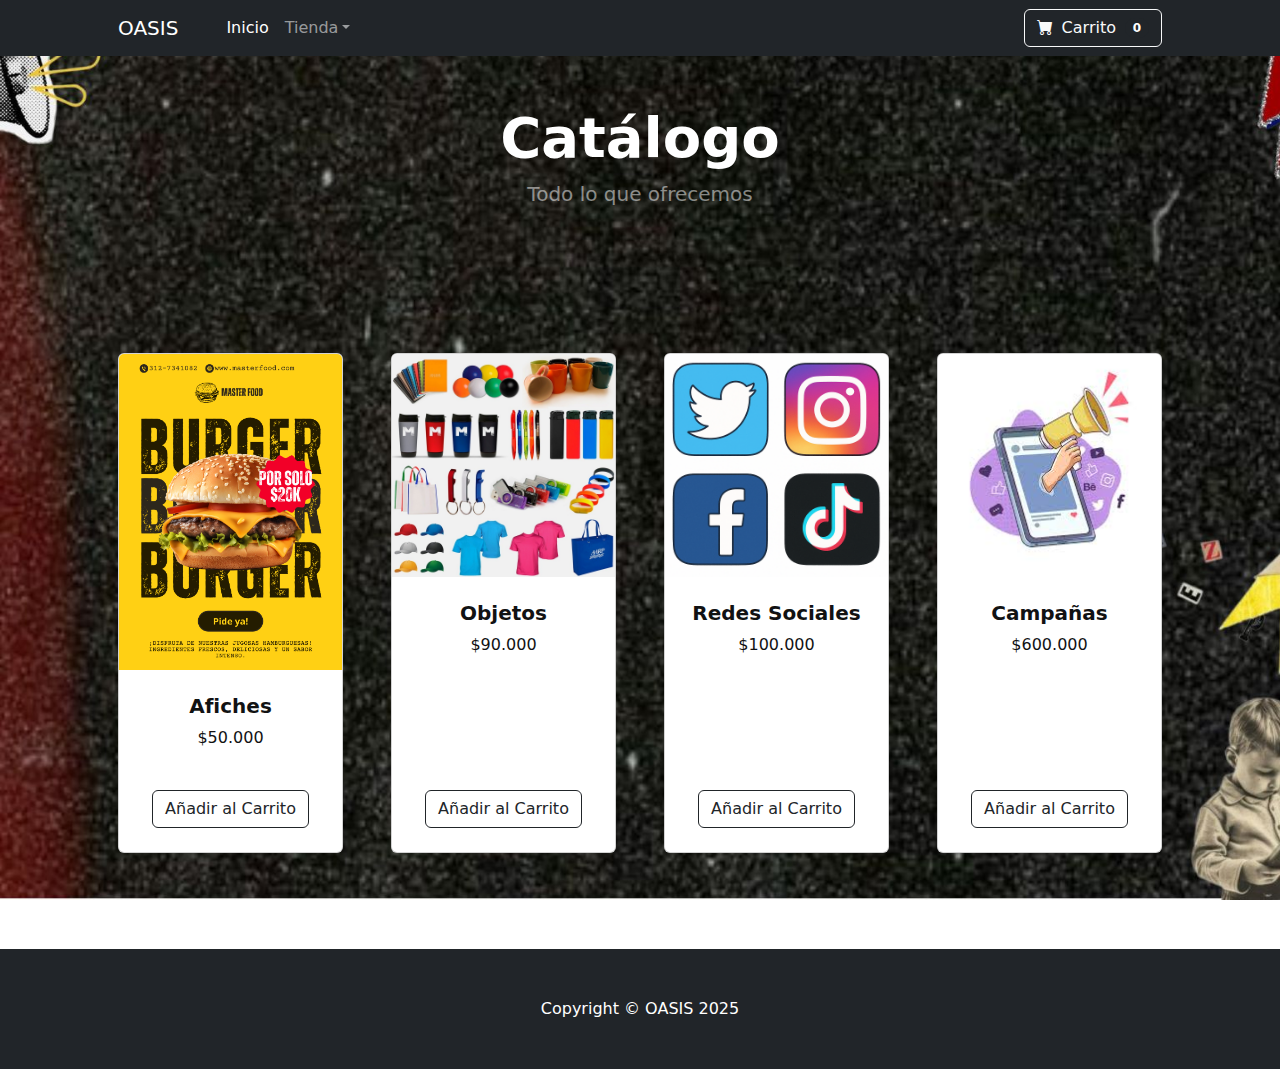
<file: templates/catalogo.html>
<!DOCTYPE html>
<html lang="es">
<head>
  <meta charset="utf-8" />
  <meta name="viewport" content="width=device-width, initial-scale=1, shrink-to-fit=no" />
  <meta name="description" content="" />
  <meta name="author" content="" />
  <title>OASIS</title>

  <!-- Favicon -->
  <link rel="icon" type="image/x-icon" href="/static/img/oasis.jpg" />

  <!-- Bootstrap -->
  <link href="https://cdn.jsdelivr.net/npm/bootstrap@5.2.3/dist/css/bootstrap.min.css" rel="stylesheet" />
  <link href="https://cdn.jsdelivr.net/npm/bootstrap-icons@1.5.0/font/bootstrap-icons.css" rel="stylesheet" />
  <link href="../static/css/styles.css" rel="stylesheet" />
</head>

<body>
  <!-- NAVBAR -->
  <nav class="navbar navbar-expand-lg navbar-dark bg-dark">
    <div class="container px-4 px-lg-5">
      <a class="navbar-brand" href="index.html">OASIS</a>
      <button class="navbar-toggler" type="button" data-bs-toggle="collapse" data-bs-target="#navbarSupportedContent"
        aria-controls="navbarSupportedContent" aria-expanded="false" aria-label="Toggle navigation">
        <span class="navbar-toggler-icon"></span>
      </button>

      <div class="collapse navbar-collapse" id="navbarSupportedContent">
        <ul class="navbar-nav me-auto mb-2 mb-lg-0 ms-lg-4">
          <li class="nav-item"><a class="nav-link active" href="#">Inicio</a></li>
          <li class="nav-item dropdown">
            <a class="nav-link dropdown-toggle" id="navbarDropdown" href="#" role="button"
              data-bs-toggle="dropdown" aria-expanded="false">Tienda</a>
            <ul class="dropdown-menu" aria-labelledby="navbarDropdown">
              <li><a class="dropdown-item" href="#!">Todos los Artículos</a></li>
              <li><hr class="dropdown-divider" /></li>
              <li><a class="dropdown-item" href="#!">Artículos Populares</a></li>
              <li><a class="dropdown-item" href="#!">Nuevos</a></li>
            </ul>
          </li>
        </ul>

        <form class="d-flex">
          <button class="btn btn-outline-light" type="button" data-bs-toggle="modal" data-bs-target="#carritoModal">
            <i class="bi bi-cart-fill me-1"></i>
            Carrito
            <span id="carrito-count" class="badge bg-dark text-white ms-1 rounded-pill">0</span>
          </button>
        </form>
      </div>
    </div>
  </nav>

  <!-- HEADER -->
  <header>
    <div class="container px-4 px-lg-5 my-5">
      <div class="text-center text-white">
        <h1 class="display-4 fw-bolder">Catálogo</h1>
        <p class="lead fw-normal text-white-50 mb-0">Todo lo que ofrecemos</p>
      </div>
    </div>
  </header>

  <!-- CATÁLOGO -->
  <section class="py-5">
    <div class="container px-4 px-lg-5 mt-5">
      <div class="row gx-4 gx-lg-5 row-cols-2 row-cols-md-3 row-cols-xl-4 justify-content-center">

        <!-- Producto 1 -->
        <div class="col mb-5">
          <div class="card h-100">
            <img class="card-img-top" src="/static/img/afiches/hamburguesa.png" alt="Afiches" />
            <div class="card-body p-4 text-center">
              <h5 class="fw-bolder">Afiches</h5>
              <p>$50.000</p>
            </div>
            <div class="card-footer p-4 pt-0 border-top-0 bg-transparent">
              <div class="text-center">
                <button class="btn btn-outline-dark mt-auto" onclick="agregarAlCarrito('Afiches', 50000)">Añadir al Carrito</button>
              </div>
            </div>
          </div>
        </div>

        <!-- Producto 2 -->
        <div class="col mb-5">
          <div class="card h-100">
            <img class="card-img-top" src="/static/img/hola.jpg" alt="Objetos" />
            <div class="card-body p-4 text-center">
              <h5 class="fw-bolder">Objetos</h5>
              <p>$90.000</p>
            </div>
            <div class="card-footer p-4 pt-0 border-top-0 bg-transparent">
              <div class="text-center">
                <button class="btn btn-outline-dark mt-auto" onclick="agregarAlCarrito('Objetos', 90000)">Añadir al Carrito</button>
              </div>
            </div>
          </div>
        </div>

        <!-- Producto 3 -->
        <div class="col mb-5">
          <div class="card h-100">
            <img class="card-img-top" src="/static/img/iconos.png" alt="Redes Sociales" />
            <div class="card-body p-4 text-center">
              <h5 class="fw-bolder">Redes Sociales</h5>
              <p>$100.000</p>
            </div>
            <div class="card-footer p-4 pt-0 border-top-0 bg-transparent">
              <div class="text-center">
                <button class="btn btn-outline-dark mt-auto" onclick="agregarAlCarrito('Redes Sociales', 100000)">Añadir al Carrito</button>
              </div>
            </div>
          </div>
        </div>

        <!-- Producto 4 -->
        <div class="col mb-5">
          <div class="card h-100">
            <img class="card-img-top" src="/static/img/campañas.jpg" alt="Campañas" />
            <div class="card-body p-4 text-center">
              <h5 class="fw-bolder">Campañas</h5>
              <p>$600.000</p>
            </div>
            <div class="card-footer p-4 pt-0 border-top-0 bg-transparent">
              <div class="text-center">
                <button class="btn btn-outline-dark mt-auto" onclick="agregarAlCarrito('Campañas', 600000)">Añadir al Carrito</button>
              </div>
            </div>
          </div>
        </div>

      </div>
    </div>
  </section>

  <!-- MODAL DEL CARRITO -->
  <div class="modal fade" id="carritoModal" tabindex="-1" aria-labelledby="carritoModalLabel" aria-hidden="true">
    <div class="modal-dialog modal-lg modal-dialog-centered">
      <div class="modal-content">
        <div class="modal-header bg-dark text-white">
          <h5 class="modal-title" id="carritoModalLabel">🛒 Tu Carrito</h5>
          <button type="button" class="btn-close btn-close-white" data-bs-dismiss="modal" aria-label="Cerrar"></button>
        </div>
        <div class="modal-body">
          <div id="carrito-items" class="list-group"></div>
          <hr>
          <div class="d-flex justify-content-between align-items-center">
            <h5>Total:</h5>
            <h5 id="carrito-total">$0</h5>
          </div>
        </div>
        <div class="modal-footer">
          <button type="button" class="btn btn-secondary" data-bs-dismiss="modal">Seguir comprando</button>
          <button type="button" class="btn btn-success" onclick="pagar()">💳 Pagar ahora</button>
        </div>
      </div>
    </div>
  </div>

  <!-- FOOTER -->
  <footer class="py-5 bg-dark mt-auto">
    <div class="container">
      <p class="m-0 text-center text-white">Copyright &copy; OASIS 2025</p>
    </div>
  </footer>

  <!-- JS -->
  <script src="https://cdn.jsdelivr.net/npm/bootstrap@5.2.3/dist/js/bootstrap.bundle.min.js"></script>

  <script>
    let carrito = [];

    function agregarAlCarrito(nombre, precio) {
      const itemExistente = carrito.find(p => p.nombre === nombre);
      if (itemExistente) {
        itemExistente.cantidad++;
      } else {
        carrito.push({ nombre, precio, cantidad: 1 });
      }
      actualizarCarrito();
    }

    function eliminarProducto(nombre) {
      carrito = carrito.filter(p => p.nombre !== nombre);
      actualizarCarrito();
    }

    function actualizarCarrito() {
      const carritoCount = document.getElementById("carrito-count");
      const carritoItems = document.getElementById("carrito-items");
      const carritoTotal = document.getElementById("carrito-total");

      carritoItems.innerHTML = "";
      let total = 0;

      carrito.forEach(p => {
        const subtotal = p.precio * p.cantidad;
        total += subtotal;

        const item = document.createElement("div");
        item.classList.add("list-group-item", "d-flex", "justify-content-between", "align-items-center");
        item.innerHTML = `
          <div>
            <strong>${p.nombre}</strong> <br>
            $${p.precio.toLocaleString()} x ${p.cantidad}
          </div>
          <div>
            <button class="btn btn-sm btn-danger" onclick="eliminarProducto('${p.nombre}')">🗑 Eliminar</button>
          </div>
        `;
        carritoItems.appendChild(item);
      });

      carritoCount.textContent = carrito.length;
      carritoTotal.textContent = "$" + total.toLocaleString();
    }

    function pagar() {
      if (carrito.length === 0) {
        alert("Tu carrito está vacío 😅");
        return;
      }
      const total = carrito.reduce((sum, p) => sum + p.precio * p.cantidad, 0);
      alert(`✅ Gracias por tu compra, Tanjiro ❤️\nTotal pagado: $${total.toLocaleString()}`);
      carrito = [];
      actualizarCarrito();
      const modal = bootstrap.Modal.getInstance(document.getElementById('carritoModal'));
      modal.hide();
    }
  </script>
</body>
</html>
</file>
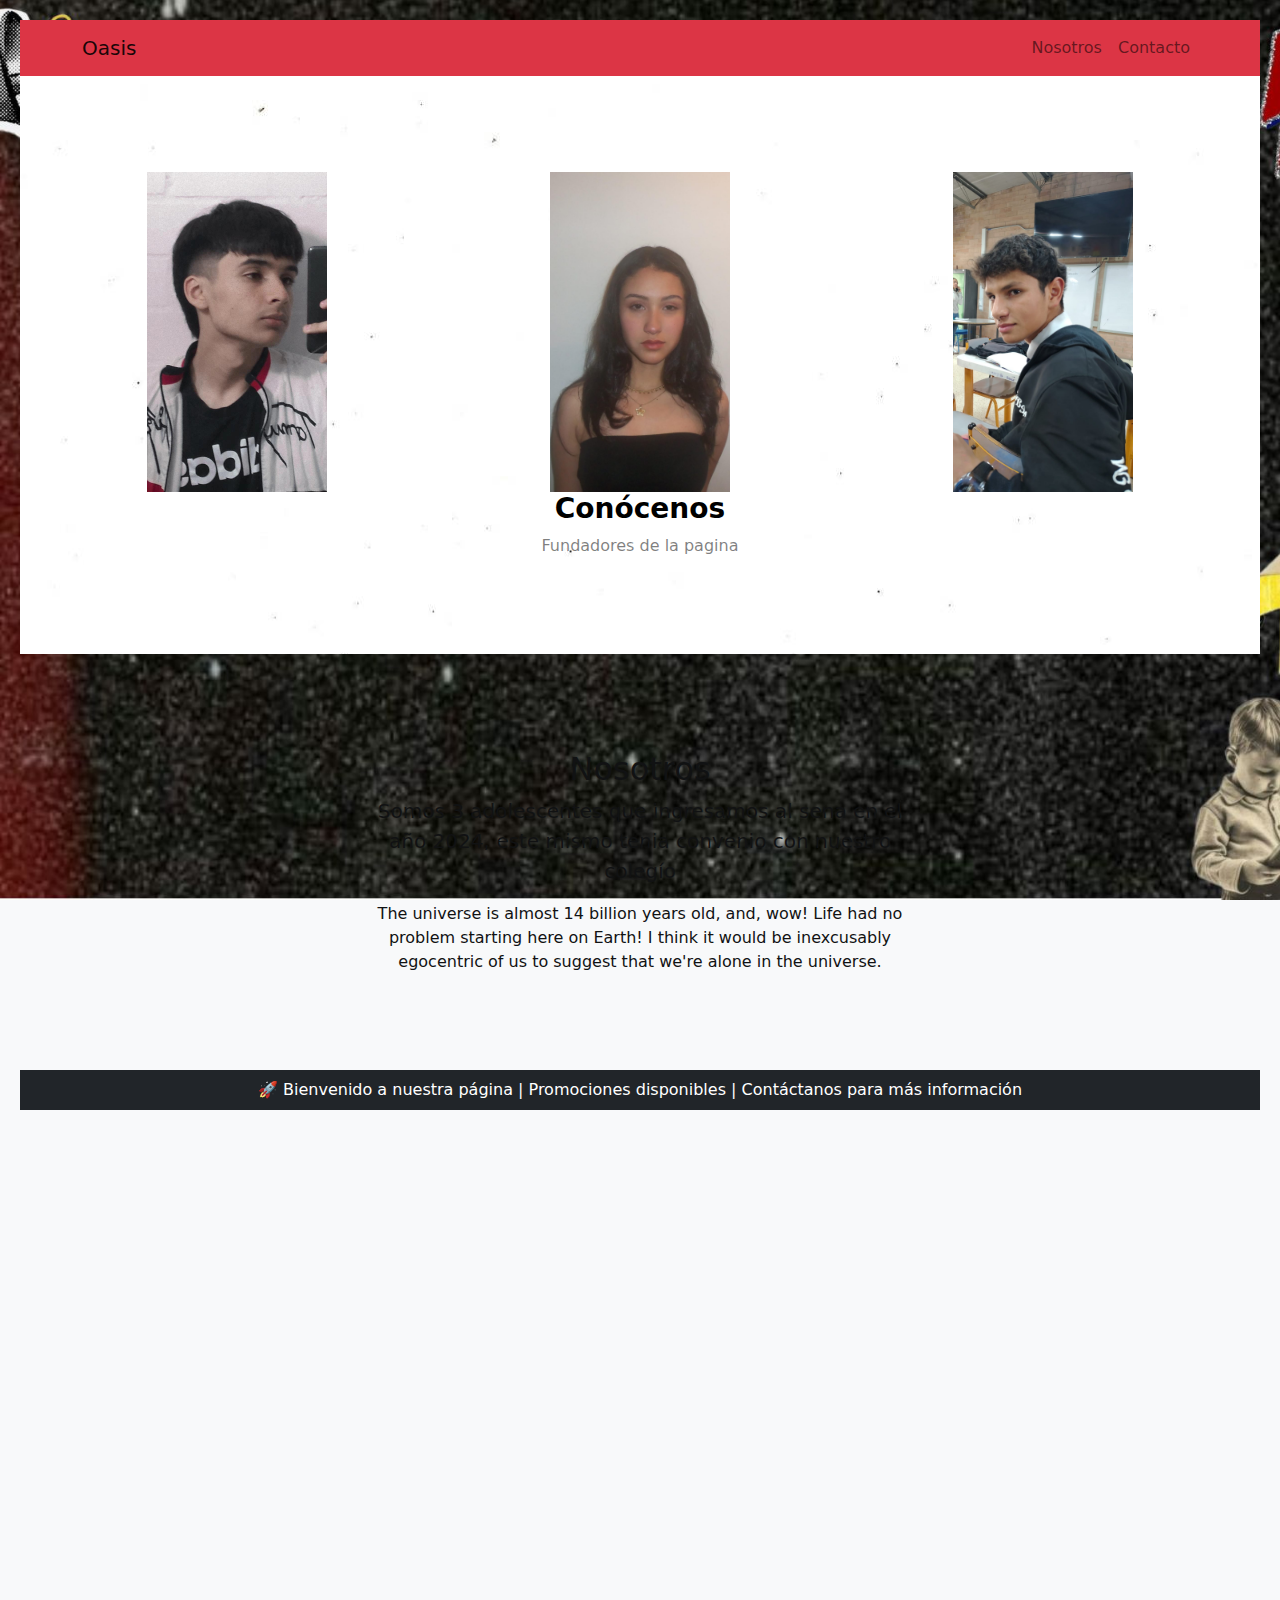
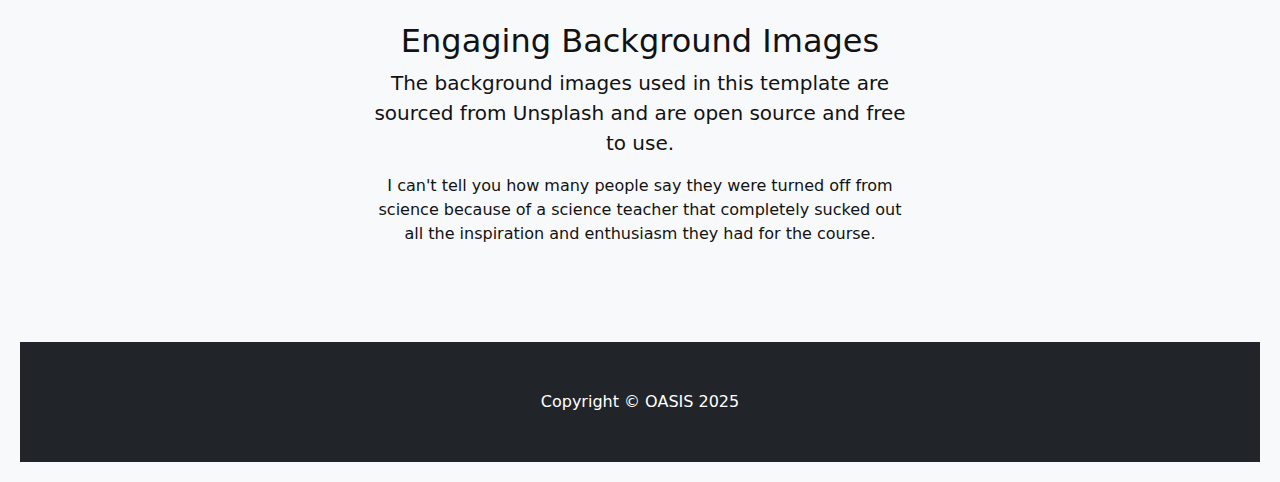
<file: templates/conocenos.html>
<!DOCTYPE html>
<html lang="es">
    <head>
        <meta charset="utf-8" />
        <meta name="viewport" content="width=device-width, initial-scale=1, shrink-to-fit=no" />
        <meta name="description" content="" />
        <meta name="author" content="" />
        <title>OASIS</title>
        <!-- Favicon-->
        <link rel="icon" type="image/x-icon" href="https://i.pinimg.com/736x/6a/f2/71/6af27164544f606262005d0fdf9350f1.jpg" />
        <!-- Core theme CSS (includes Bootstrap)-->
        <link href="../static/css/styles.css" rel="stylesheet" />
    </head>
    <body>
        <!-- Responsive navbar-->
        <nav class="navbar navbar-expand-lg navbar-danger bg-danger">
            <div class="container">
                <a class="navbar-brand" href="index.html">Oasis</a>
                <button class="navbar-toggler" type="button" data-bs-toggle="collapse" data-bs-target="#navbarSupportedContent" aria-controls="navbarSupportedContent" aria-expanded="false" aria-label="Toggle navigation"><span class="navbar-toggler-icon"></span></button>
                <div class="collapse navbar-collapse" id="navbarSupportedContent">
                    <ul class="navbar-nav ms-auto mb-2 mb-lg-0">
                        <li class="nav-item"><a class="nav-link" href="#!">Nosotros</a></li>
                        <li class="nav-item"><a class="nav-link" href="#!">Contacto</a></li>
                    </ul>
                </div>
            </div>
        </nav>
        <!-- Header - set the background image for the header in the line below-->
        <header class="py-5 bg-image-full" style="background-image: url('/static/img/blanco.jpg')">
            <div class="text-center my-5">
            
            <style>
                header {
                    text-align: center;
                    padding: 20px;
                    background-color: #f8f9fa;
                }
                header img {
                    max-width: 15%;
                    height: auto;
                }
            </style>
            <div class="d-flex gap-2">
            <img src="../static/img/Sergio.jpg" class="mx-auto d-block" alt="sergay">
            <img src="../static/img/Luisana.jpg" class="mx-auto d-block" alt="anoluis">
            <img src="/static/img/Ricardo.jpg" class="mx-auto d-block" alt="anoluis">

</div>
                <h1 class="text-black fs-3 fw-bolder">Conócenos</h1>
                <p class="text-black-50 mb-0">Fundadores de la pagina</p>
            </div>
        </header>
        <!-- Content section-->
        <section class="py-5">
            <div class="container my-5">
                <div class="row justify-content-center">
                    <div class="col-lg-6">
                        <h2>Nosotros</h2>
                        <p class="lead">Somos 3 adolescentes que ingresamos al sena en el año 2024, este mismo tenia convenio con nuestro colegío </p>
                        <p class="mb-0">The universe is almost 14 billion years old, and, wow! Life had no problem starting here on Earth! I think it would be inexcusably egocentric of us to suggest that we're alone in the universe.</p>
                    </div>
                </div>
            </div>
        </section>
         <div class="bg-dark text-white py-2">
  <div class="overflow-hidden">
    <p class="mb-0 moving-text">
      🚀 Bienvenido a nuestra página | Promociones disponibles | Contáctanos para más información
    </p>
       <style>
                body {
                    text-align: center;
                    padding: 20px;
                    background-color: #f8f9fa;
                }
                body img {
                    max-width: 15%;
                    height: auto;
                }
            </style>
  </div>
</div>

<style>
.moving-text {
  display: inline-block;
  white-space: nowrap;
  animation: moveText 15s linear infinite;
}

@keyframes moveText {
  from { transform: translateX(200%); }
  to { transform: translateX(-200%); }
}
</style>
        <!-- Image element - set the background image for the header in the line below-->
        <div class="py-5 bg-image-full" style="background-image: url('https://source.unsplash.com/4ulffa6qoKA/1200x800')">
            <!-- Put anything you want here! The spacer below with inline CSS is just for demo purposes!-->
            <div style="height: 20rem"></div>
        </div>
        <!-- Content section-->
        <section class="py-5">
            <div class="container my-5">
                <div class="row justify-content-center">
                    <div class="col-lg-6">
                        <h2>Engaging Background Images</h2>
                        <p class="lead">The background images used in this template are sourced from Unsplash and are open source and free to use.</p>
                        <p class="mb-0">I can't tell you how many people say they were turned off from science because of a science teacher that completely sucked out all the inspiration and enthusiasm they had for the course.</p>
                    </div>
                </div>
            </div>
        </div>
        </section>

        <!-- Footer-->
        <footer class="py-5 bg-dark">
            <div class="container"><p class="m-0 text-center text-white">Copyright &copy; OASIS 2025</p></div>
        </footer>
        <!-- Bootstrap core JS-->
        <script src="https://cdn.jsdelivr.net/npm/bootstrap@5.2.3/dist/js/bootstrap.bundle.min.js"></script>
        <!-- Core theme JS-->
        <script src="../static/js/scripts.js"></script>
    </body>
</html>
</file>
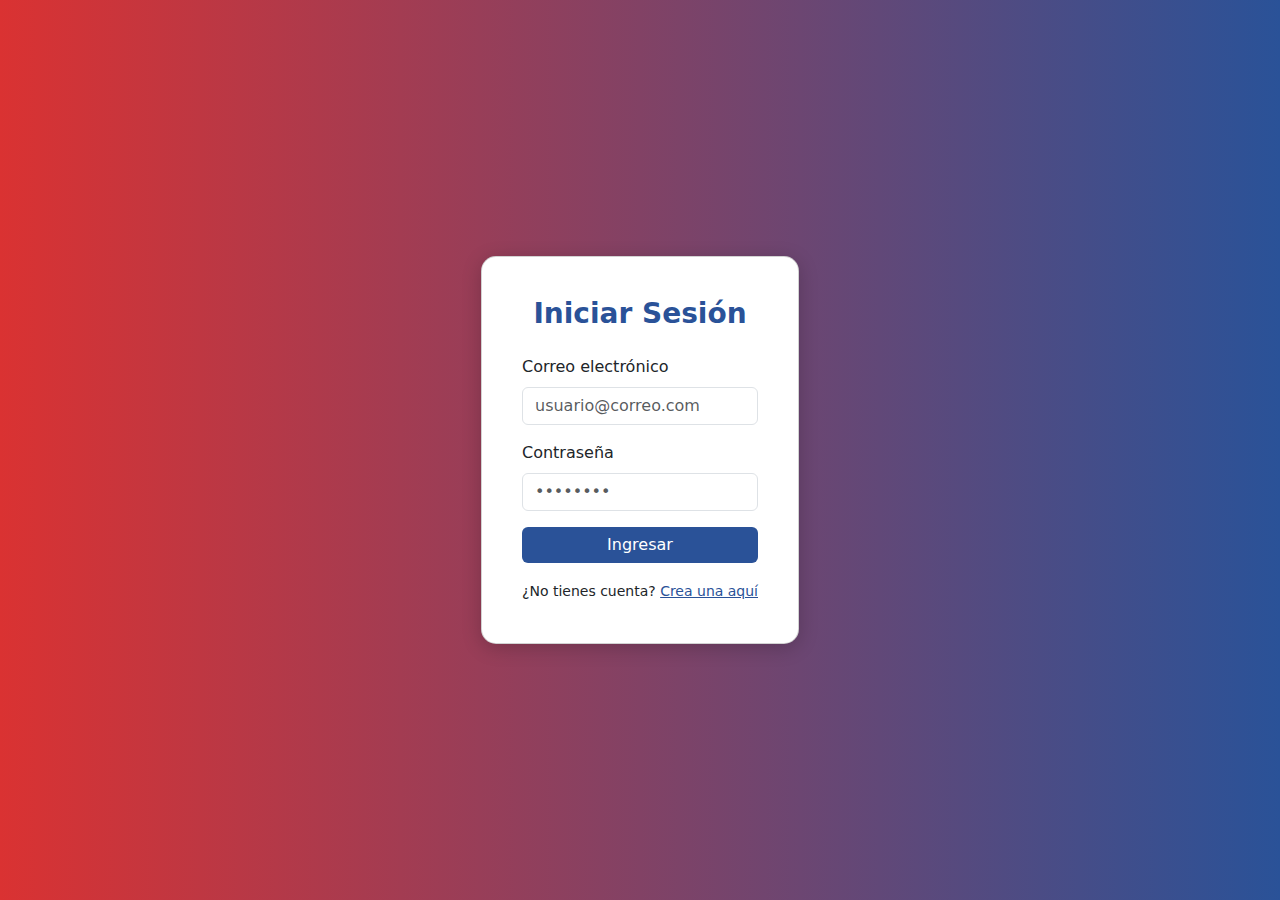
<file: templates/incio_de_sesion.html>
<!DOCTYPE html>
<html lang="es">
<head>
  <meta charset="UTF-8">
  <meta name="viewport" content="width=device-width, initial-scale=1.0">
  <title>OASIS | Iniciar Sesión</title>
  <link href="https://cdn.jsdelivr.net/npm/bootstrap@5.3.0/dist/css/bootstrap.min.css" rel="stylesheet">
  <link rel="icon" type="image/x-icon" href="/static/img/oasis.jpg">
  <style>

    body {
      background: linear-gradient(to right, #da3232, #2a5298);
      height: 100vh;
      display: flex;
      align-items: center;
      justify-content: center;
    }
    .card {
      background: #fff;
      border-radius: 15px;
      box-shadow: 0 4px 20px rgba(0,0,0,0.2);
      padding: 40px;
      width: 100%;
      max-width: 420px;
      transition: all 0.4s ease;
    }
    .card h3 {
      text-align: center;
      color: #2a5298;
      margin-bottom: 25px;
      font-weight: bold;
    }
    .btn-primary {
      background-color: #2a5298;
      border: none;
    }
    .btn-primary:hover {
      background-color: #1e3c72;
    }
    .toggle-link {
      color: #2a5298;
      cursor: pointer;
      text-decoration: underline;
    }
  </style>
</head>

<body>
<form method="post">

  <div class="card">
    <!-- Formulario de inicio de sesión -->
    <div id="loginForm">
      <h3>Iniciar Sesión</h3>
      <form>
        <div class="mb-3">
          <label for="loginEmail" class="form-label">Correo electrónico</label>
          <input type="email" class="form-control" id="loginEmail" placeholder="usuario@correo.com" required>
        </div>
        <div class="mb-3">
          <label for="loginPassword" class="form-label">Contraseña</label>
          <input type="password" class="form-control" id="loginPassword" placeholder="••••••••" required>
        </div>
        <button type="submit" class="btn btn-primary w-100">Ingresar</button>
      </form>
      <div class="text-center mt-3">
        <small>¿No tienes cuenta? <span class="toggle-link" onclick="mostrarRegistro()">Crea una aquí</span></small>
      </div>
    </div>

    <!-- Formulario de registro -->
    <div id="registerForm" style="display:none;">
      <h3>Crear Cuenta</h3>
      <form>
        <div class="mb-3">
          <label for="regName" class="form-label">Nombre completo</label>
          <input type="text" class="form-control" id="regName" placeholder="Tu nombre completo" required>
        </div>
        <div class="mb-3">
          <label for="regEmail" class="form-label">Correo electrónico</label>
          <input type="email" class="form-control" id="regEmail" placeholder="usuario@correo.com" required>
        </div>
        <div class="mb-3">
          <label for="regPassword" class="form-label">Contraseña</label>
          <input type="password" class="form-control" id="regPassword" placeholder="••••••••" required>
        </div>
        <div class="mb-3">
          <label for="regConfirm" class="form-label">Confirmar contraseña</label>
          <input type="password" class="form-control" id="regConfirm" placeholder="••••••••" required>
        </div>
        <button type="submit" class="btn btn-primary w-100">Registrarse</button>
      </form>
      <div class="text-center mt-3">
        <small>¿Ya tienes cuenta? <span class="toggle-link" onclick="mostrarLogin()">Inicia sesión</span></small>
      </div>
    </div>
  </div>

  <script>
    // Cambiar entre formularios
    function mostrarRegistro() {
      document.getElementById('loginForm').style.display = 'none';
      document.getElementById('registerForm').style.display = 'block';
    }

    function mostrarLogin() {
      document.getElementById('registerForm').style.display = 'none';
      document.getElementById('loginForm').style.display = 'block';
    }

    // --- Registro ---
    document.querySelector("#registerForm form").addEventListener("submit", function(e){
      e.preventDefault();

      const name = document.getElementById("regName").value;
      const email = document.getElementById("regEmail").value;
      const pass = document.getElementById("regPassword").value;
      const confirm = document.getElementById("regConfirm").value;

      if (pass !== confirm) {
        alert("Las contraseñas no coinciden ⚠️");
        return;
      }

      // Guardar usuario en localStorage
      const users = JSON.parse(localStorage.getItem("usuariosOasis")) || [];
      const userExists = users.find(u => u.email === email);

      if (userExists) {
        alert("Ese correo ya está registrado ❌");
        return;
      }

      users.push({ name, email, pass });
      localStorage.setItem("usuariosOasis", JSON.stringify(users));

      alert("Cuenta creada con éxito 🎉 Ahora puedes iniciar sesión.");
      mostrarLogin();
    });

    // --- Inicio de sesión ---
    document.querySelector("#loginForm form").addEventListener("submit", function(e){
      e.preventDefault();

      const email = document.getElementById("loginEmail").value;
      const pass = document.getElementById("loginPassword").value;

      const users = JSON.parse(localStorage.getItem("usuariosOasis")) || [];
      const validUser = users.find(u => u.email === email && u.pass === pass);

      if (validUser) {
        alert("Bienvenido a OASIS 🌴, " + validUser.name + "!");
        localStorage.setItem("usuarioActivo", JSON.stringify(validUser));
        window.location.href = "index.html";
      } else {
        alert("Correo o contraseña incorrectos ❌");
      }
    });
  </script>
</body>
</html>
</file>
